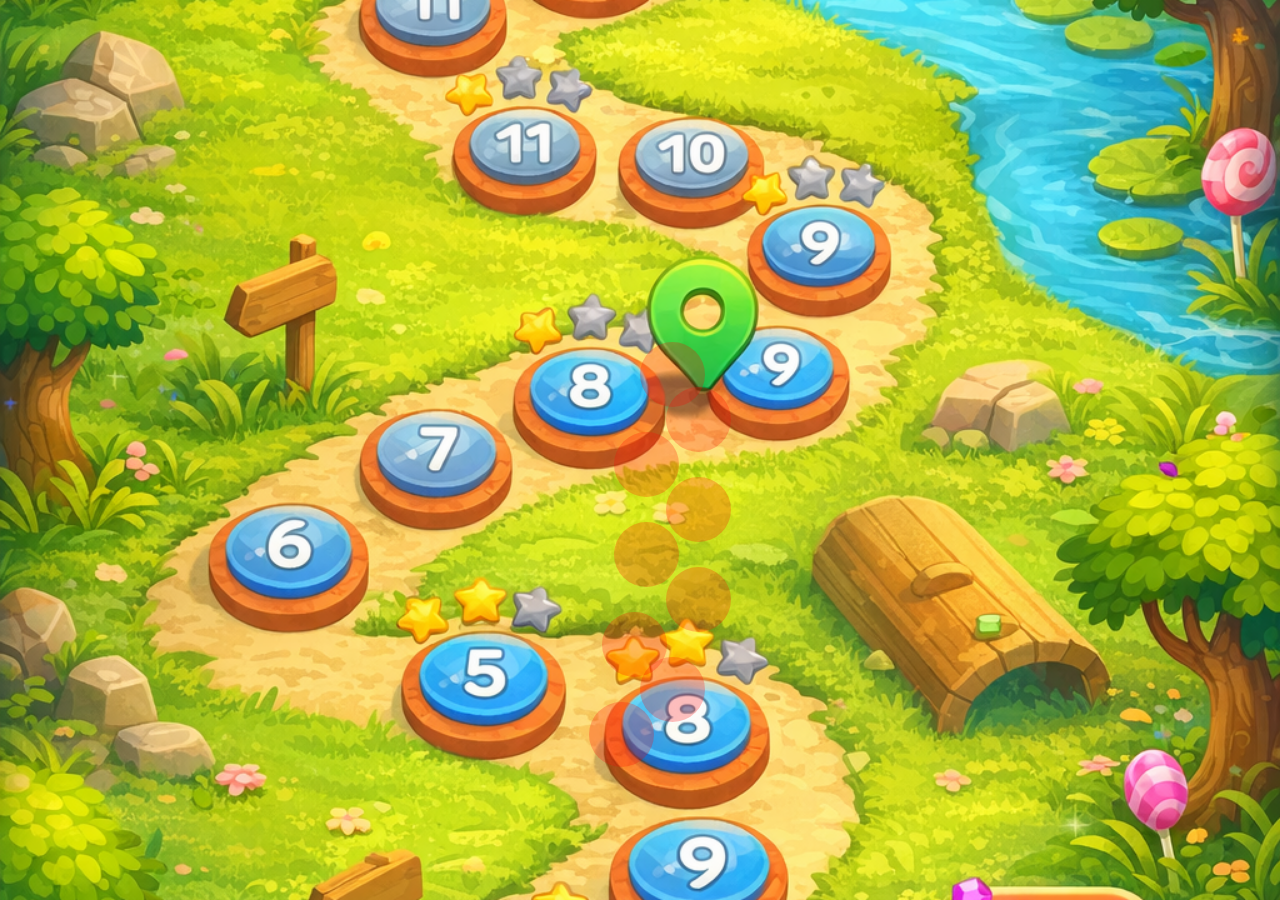
<file: index.html>
<!DOCTYPE html>
<html lang="en">
<head>
<meta charset="UTF-8">
<title>Playable Level Map</title>

<style>
body {
    margin: 0;
    font-family: Arial, sans-serif;
}

/* BACKGROUND CONTAINER */
.game-map {
    position: relative;
    width: 100vw;
    height: 100vh;
    background: url("background.jpg") no-repeat center center;
    background-size: cover;
}

/* LEVEL BUTTONS */
.level {
    position: absolute;
    width: 65px;
    height: 65px;
    border-radius: 50%;
    cursor: pointer;
    z-index: 5;
    background: rgba(255,0,0,0.25); /* TEMP: shows clickable area */
}

/* LEVEL POSITIONS (ADJUST AS NEEDED) */
#level1 { top: 78%; left: 46%; }
#level2 { top: 73%; left: 50%; }
#level3 { top: 68%; left: 47%; }
#level4 { top: 63%; left: 52%; }
#level5 { top: 58%; left: 48%; }
#level6 { top: 53%; left: 52%; }
#level7 { top: 48%; left: 48%; }
#level8 { top: 43%; left: 52%; }
#level9 { top: 38%; left: 50%; }

/* QUIZ POPUP */
.popup {
    display: none;
    position: fixed;
    inset: 0;
    background: rgba(0,0,0,0.7);
    justify-content: center;
    align-items: center;
    z-index: 10;
}

.quiz-box {
    background: white;
    width: 320px;
    padding: 20px;
    border-radius: 12px;
    text-align: center;
}

.option {
    background: #4caf50;
    color: white;
    padding: 10px;
    margin: 8px 0;
    border-radius: 8px;
    cursor: pointer;
}

.option:hover {
    background: #388e3c;
}

.close {
    background: #e74c3c;
    color: white;
    padding: 8px;
    margin-top: 10px;
    border-radius: 8px;
    cursor: pointer;
}
</style>
</head>

<body>

<!-- MAP -->
<div class="game-map">

    <!-- CLICKABLE LEVELS -->
    <div class="level" id="level1" onclick="openQuiz(1)"></div>
    <div class="level" id="level2" onclick="openQuiz(2)"></div>
    <div class="level" id="level3" onclick="openQuiz(3)"></div>
    <div class="level" id="level4" onclick="openQuiz(4)"></div>
    <div class="level" id="level5" onclick="openQuiz(5)"></div>
    <div class="level" id="level6" onclick="openQuiz(6)"></div>
    <div class="level" id="level7" onclick="openQuiz(7)"></div>
    <div class="level" id="level8" onclick="openQuiz(8)"></div>
    <div class="level" id="level9" onclick="openQuiz(9)"></div>

</div>

<!-- QUIZ POPUP -->
<div class="popup" id="popup">
    <div class="quiz-box">
        <h3 id="question"></h3>
        <div id="options"></div>
        <div class="close" onclick="closeQuiz()">Close</div>
    </div>
</div>

<script>
const questions = {
    1: { q: "2 + 2 = ?", options: ["3","4","5"], answer: "4" },
    2: { q: "HTML is?", options: ["Language","Browser","OS"], answer: "Language" },
    3: { q: "JS used for?", options: ["Style","Logic","Design"], answer: "Logic" }
};

function openQuiz(level) {
    const q = questions[level];
    if (!q) {
        alert("🔒 Level Locked");
        return;
    }

    document.getElementById("question").innerText = q.q;
    const optBox = document.getElementById("options");
    optBox.innerHTML = "";

    q.options.forEach(opt => {
        const d = document.createElement("div");
        d.className = "option";
        d.innerText = opt;
        d.onclick = () => checkAnswer(opt, q.answer);
        optBox.appendChild(d);
    });

    document.getElementById("popup").style.display = "flex";
}

function checkAnswer(sel, ans) {
    alert(sel === ans ? "✅ Correct!" : "❌ Wrong!");
}

function closeQuiz() {
    document.getElementById("popup").style.display = "none";
}
</script>

</body>
</html>
</file>
